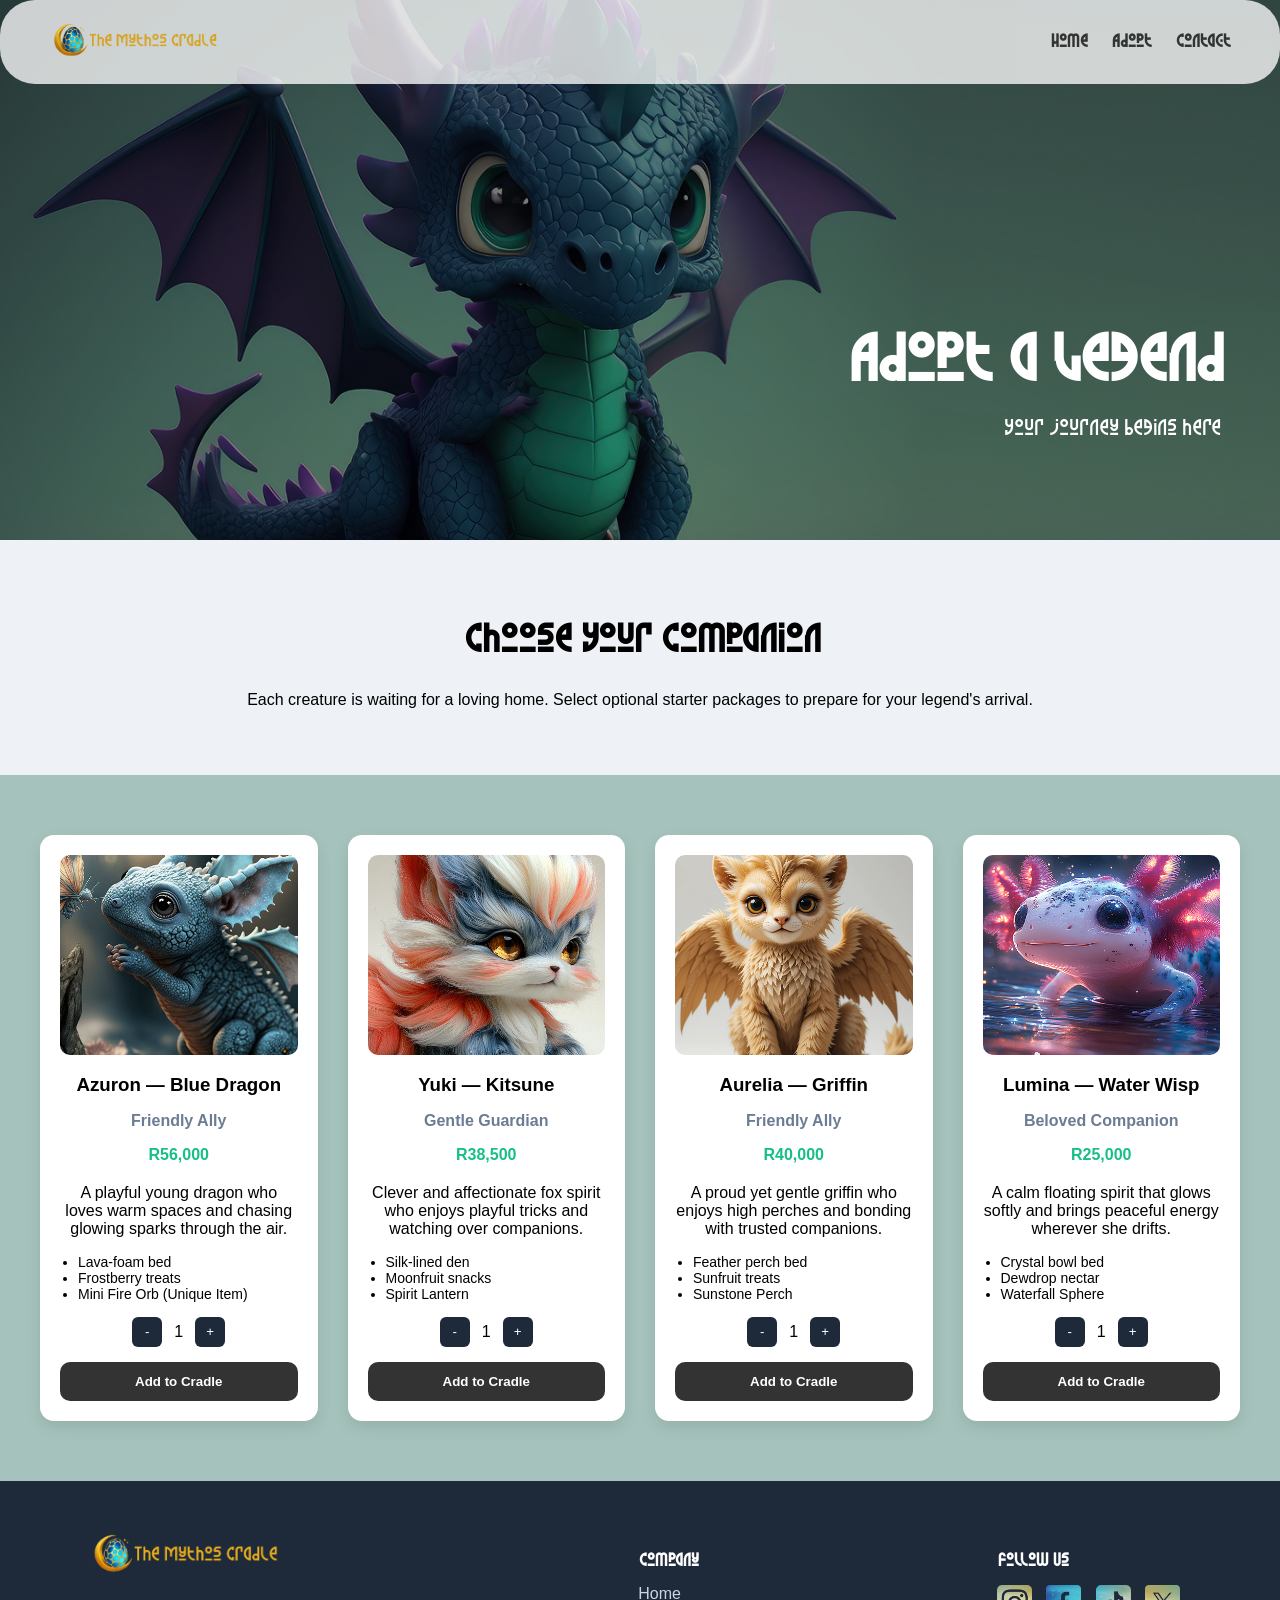
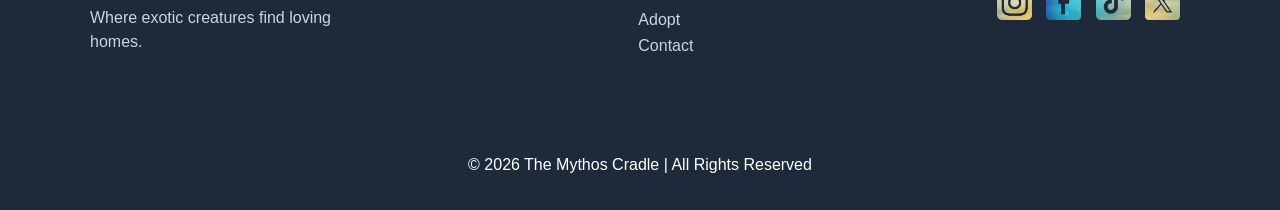
<file: pages/Adopt.html>
<!DOCTYPE html>
<html lang="en">
<head>
     <meta charset="UTF-8">
    <meta http-equiv="X-UAX-Compatible" content="If-edge">
    <meta name="Viewport" content="width-device-width, initial-scale-1.0">
    <meta name="keywords" content="template,initial setup, html, css links, futureuse">
    <meta name="author" content="Kealeboga Madisakwane 251100">
    
    <title>Adopt a creature</title>

    <link rel="stylesheet" href="../css/main.css">
</head>

<body class="adoptPage">

<header>
    <nav>
        <div>
            <img src="../assets/img/logo.png" alt="Logo" height="40">
        </div>

        <div>
            <a href="../index.html">Home</a>
            <a href="#">Adopt</a>
            <a href="../pages/contact.html">Contact</a>
        </div>
    </nav>

    <div class="heroText">
        <h1>Adopt a Legend</h1>
        <p>Your journey begins here</p>
    </div>
</header>


<section class="adoptIntro">
    <h2>Choose Your Companion</h2>
    <p>
        Each creature is waiting for a loving home. Select optional
        starter packages to prepare for your legend's arrival.
    </p>
</section>


<section class="adoptGrid">

    <div class="adoptCard">
        <img src="../assets/img/adopt1.png" alt="Azuron">

        <h3>Azuron — Blue Dragon</h3>
        <p class="type">Friendly Ally</p>

        <P class="price">R56,000</P>

        <p>
            A playful young dragon who loves warm spaces and
            chasing glowing sparks through the air.
        </p>
        

        <ul>
            <li>Lava-foam bed</li>
            <li>Frostberry treats</li>
            <li>Mini Fire Orb (Unique Item)</li>
        </ul>

        <div class="counter">
            <button>-</button>
            <span>1</span>
            <button>+</button>
        </div>

        <button class="adoptBtn">Add to Cradle</button>
    </div>


    <div class="adoptCard">
        <img src="../assets/img/adopt2.png" alt="Yuki">

        <h3>Yuki — Kitsune</h3>
        <p class="type">Gentle Guardian</p>

        <P class="price">R38,500</P>

        <p>
            Clever and affectionate fox spirit who enjoys playful
            tricks and watching over companions.
        </p>

        <ul>
            <li>Silk-lined den</li>
            <li>Moonfruit snacks</li>
            <li>Spirit Lantern</li>
        </ul>

        <div class="counter">
            <button>-</button>
            <span>1</span>
            <button>+</button>
        </div>

        <button class="adoptBtn">Add to Cradle</button>
    </div>


    <div class="adoptCard">
        <img src="../assets/img/adopt3.png" alt="Aurelia">

        <h3>Aurelia — Griffin</h3>
        <p class="type">Friendly Ally</p>

        <P class="price">R40,000</P>

        <p>
            A proud yet gentle griffin who enjoys high perches
            and bonding with trusted companions.
        </p>

        <ul>
            <li>Feather perch bed</li>
            <li>Sunfruit treats</li>
            <li>Sunstone Perch</li>
        </ul>

        <div class="counter">
            <button>-</button>
            <span>1</span>
            <button>+</button>
        </div>

        <button class="adoptBtn">Add to Cradle</button>
    </div>


    <div class="adoptCard">
        <img src="../assets/img/adopt4.png" alt="Lumina">

        <h3>Lumina — Water Wisp</h3>
        <p class="type">Beloved Companion</p>

        <P class="price">R25,000</P>

        <p>
            A calm floating spirit that glows softly and brings
            peaceful energy wherever she drifts.
        </p>

        <ul>
            <li>Crystal bowl bed</li>
            <li>Dewdrop nectar</li>
            <li>Waterfall Sphere</li>
        </ul>

        <div class="counter">
            <button>-</button>
            <span>1</span>
            <button>+</button>
        </div>

        <button class="adoptBtn">Add to Cradle</button>
    </div>

</section>

<section class="footerNav">

    <div class="footerContainer">

        <div class="footerBrand">
            <img src="../assets/img/logo.png" alt="Mythos Cradle Logo">
            <p>Where exotic creatures find loving homes.</p>
        </div>


        <div class="footerLinks">
            <h4>Company</h4>
            <a href="../index.html">Home</a>
            <a href="../pages/Adopt.html">Adopt</a>
            <a href="../pages/contact.html">Contact</a>
        </div>


        <div class="footerSocial">
            <h4>Follow Us</h4>

            <a href="https://www.instagram.com/openwindowinstitute/">
                <img src="../assets/img/sm3.png" alt="Instagram">
            </a>

            <a href="https://www.facebook.com/theopenwindow">
                <img src="../assets/img/sm1.png" alt="Facebook">
            </a>

            <a href="https://www.tiktok.com/@open_window_">
                <img src="../assets/img/sm2.png" alt="TikTok">
            </a>

            <a href="#">
                <img src="../assets/img/sm4.png" alt="Social">
            </a>

        </div>

    </div>

</section>


<footer>
    <p>© 2026 The Mythos Cradle | All Rights Reserved</p>

</footer>

</body>
</html>
</file>
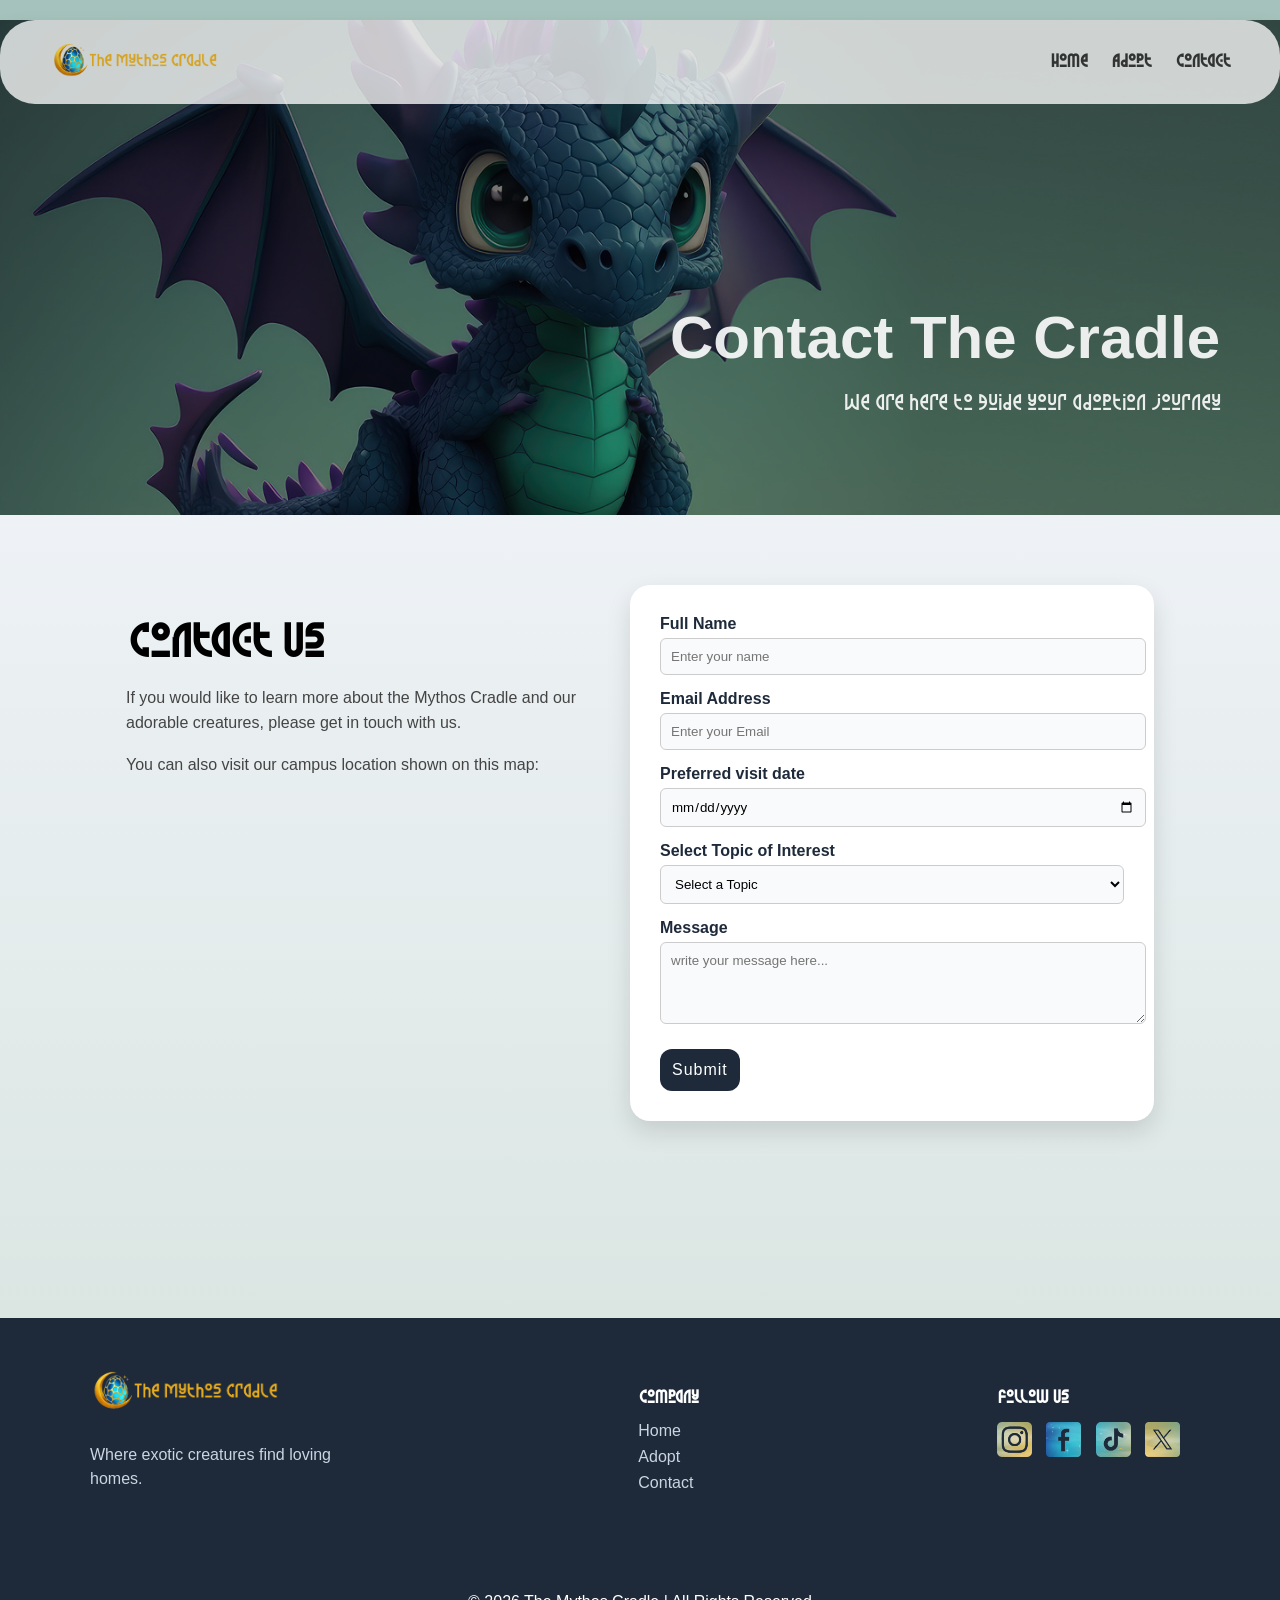
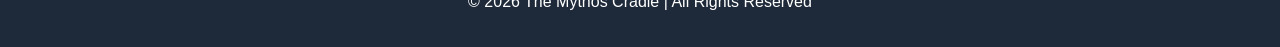
<file: pages/contact.html>
<!DOCTYPE html>
<html lang="en">
<head>
     <meta charset="UTF-8">
    <meta http-equiv="X-UAX-Compatible" content="If-edge">
    <meta name="Viewport" content="width-device-width, initial-scale-1.0">
    <meta name="keywords" content="template,initial setup, html, css links, futureuse">
    <meta name="author" content="Kealeboga Madisakwane 251100">
    
    <title>Contact Us</title>

    <link rel="stylesheet" href="../css/main.css">

</head>
<body class="contactPage">
    <header>
        <nav>
            <div class="heroText">
                <h1>Contact The Cradle</h1>
                <p>We are here to guide your adoption journey</p>
            </div>

        <div>
            <img src="../assets/img/logo.png" alt="Logo" height="40">
        </div>

        <div>
            <a href="../index.html">Home</a>
            <a href="Adopt.html">Adopt</a>
            <a href="#">Contact</a>
        </div>
    </nav>
    </header>
    <section class="contactSection">
        <div class="contactContainer">
        <div class="contactInfo">
            <h1>Contact Us</h1>
            <p>If you would like to learn more about the Mythos Cradle and our adorable creatures, please get in touch with us.</p>
            <p>You can also visit our campus location shown on this map:</p>

            <iframe src="https://www.google.com/maps/embed?pb=!1m18!1m12!1m3!1d3589.3171164933437!2d28.206838575187632!3d-25.891943777270267!2m3!1f0!2f0!3f0!3m2!1i1024!2i768!4f13.1!3m3!1m2!1s0x1e956608911ce097%3A0x519896b4b6eda40a!2sOpen%20Window%20-%20Centurion!5e0!3m2!1sen!2sza!4v1773837811403!5m2!1sen!2sza" width="100%" height="450" style="border:0;" allowfullscreen="" loading="lazy" referrerpolicy="no-referrer-when-downgrade"></iframe>

        </div>
        <div class="contactForm">
        <form>

             <div class="formElement">
             <label for="Input">Full Name</label>
             <input type="text" id="name" name="name" placeholder="Enter your name" required/>
             </div>
             
             
             <div class="formElement">
                <label for="email">Email Address</label>
                <input type="text" id="email" name="Email"placeholder="Enter your Email" required/>
             </div>


             <div class="formElement">
                <label for="visit">Preferred visit date</label>
                <input type="date" id="visit" name="visit"/>
             </div>


             <div class="formElement">
                <label for="topic">Select Topic of Interest</label>
                <select id="topic" name="topic">
                    <option value="">Select a Topic</option>
                    <option value="productivity">Adoption Enquires</option>
                    <option value="organization">Care guide</option>
                    <option value="workshop">Shipping / Delivery</option>
                </select>
             </div>


             <div class="formElement">
                <label for="message">Message</label>
                <textarea name="message" id="message" rows="4" placeholder="write your message here..." required></textarea>
             </div>

             <button type="submit">Submit</button>


             </form>

        </div>

        
       
        </div>

    </section>


    <section class="footerNav">

    <div class="footerContainer">

        <div class="footerBrand">
            <img src="../assets/img/logo.png" alt="Mythos Cradle Logo">
            <p>Where exotic creatures find loving homes.</p>
        </div>


        <div class="footerLinks">
            <h4>Company</h4>
            <a href="../index.html">Home</a>
            <a href="../pages/Adopt.html">Adopt</a>
            <a href="../pages/contact.html">Contact</a>
        </div>


        <div class="footerSocial">
            <h4>Follow Us</h4>

            <a href="https://www.instagram.com/openwindowinstitute/">
                <img src="../assets/img/sm3.png" alt="Instagram">
            </a>

            <a href="https://www.facebook.com/theopenwindow">
                <img src="../assets/img/sm1.png" alt="Facebook">
            </a>

            <a href="https://www.tiktok.com/@open_window_">
                <img src="../assets/img/sm2.png" alt="TikTok">
            </a>

            <a href="#">
                <img src="../assets/img/sm4.png" alt="Social">
            </a>

        </div>

    </div>

</section>


<footer>
    <p>© 2026 The Mythos Cradle | All Rights Reserved</p>

</footer>

</body>
</html>
</file>
<file: css/main.css>
@font-face {
            font-family: "TitleFont";
            src: url("../assets/fonts/mythology_of_egypt/Mythology Of Egypt.ttf");
        }

        body{
            margin:0;
            font-family: Arial, sans-serif;
            background:#a5c3bc;
        }

        header{
            height: 90vh;
            background-image: linear-gradient(rgba(0,0,0,0.5), rgba(0,0,0,0.5)),
                      url("../assets/img/homeHeader.png");
            background-size: cover;
            background-position: center;
            position: relative;
            color: white;

            font-family: "TitleFont";
        }

        nav{
            display:flex;
            justify-content:space-between;
            align-items:center;
            padding:20px 50px;
            background: rgba(255, 255, 255, 0.85);
            border-radius: 35px;
            opacity: 90%; 
        }

        nav a{
            text-decoration:none;
            margin-left:20px;
            color:#333;
            font-weight:bold;
        }
        nav a:hover{
            color: rgb(74, 55, 246);
        }
        .heroText{
            position:absolute;
            bottom:80px;
            right:60px;
            text-align:right;
        }

        .heroText h1{
            font-family: "TitleFont";
            font-size:60px;
            margin:0;
        }

        .heroText p{
            font-size:20px;
        }

        .slider{
            background:white;
            padding:60px;
        }

        .slide{
            display:flex;
            align-items:center;
            gap:40px;
            max-width:1100px;
            margin:auto;
        }

        .slide img{
            width:45%;
            border-radius:10px;
        }

        .slideText{
            width:55%;
        }


        .stories{
            padding:60px 40px;
            background:#eef2f6;
            text-align:center;
        }

        .storyContainer{
            display:flex;
            gap:30px;
            justify-content:center;
            flex-wrap:wrap;
            margin-top:40px;
        }

        .storyCard{
            background: white;
            width: 300px;
            border-radius: 12px;
            overflow: hidden;
            box-shadow: 0 6px 15px rgba(0,0,0,0.1);
            transition: 0.3s;
            
        }

        .storyCard img{
            width:100%;
            height:200px;
            object-fit:cover;
        }

        .storyCard div{
            padding:20px;
        }

        .storyCard:hover {
            transform: translateY(-8px);
        }

        footer{
            background:#1e2a3a;
            color:white;
            text-align:center;
            padding:20px;
        }
        .contactPage {
            font-family: "Poppins", sans-serif;    
        }

        .contactPage h1,.contactPage h2, .contactPage h3, .contactPage h4, .contactPage h5, .contactPage h6{
            font-family: "Montserrat", sans-serif;    
        }

        .contactPage .contactSection{
            padding: 40px 60px;
        }
        .contactPage .contactContainer{
            display:flex;
            flex-direction:row;
            align-items:flex-start;
            justify-content:center;
            gap:40px;
            flex-wrap:wrap;
        }
        .contactPage .contactInfo, 
        .contactPage .contactForm{
            width:40%;
            min-width:320px;
        }
        .contactPage .contactForm{
                background:#f4f4f4;
                border-radius:20px;
                padding:25px;
                box-shadow:0 4px 12px rgba(0,0,0,0.08);
        }
        
        .contactPage .formElement{
            Display:flex;
            Flex-direction:column;
            margin-bottom:15px;
        }
        
        .contactPage .contactForm input,
        .contactPage .contactForm select,
        .contactPage .contactForm textarea{
            width:100%;
            padding:10px;
            border:1px solid #ccc;border-radius:6px;
            font-family:"Poppins", sans-serif;
        }
        .contactPage .contactForm button{
            padding:12px;
            background:#333;
            color:white;
            border:none;
            border-radius:12px;
            cursor:pointer;
            transition:0.3s ease;
        }
        
        .contactPage .contactForm button:hover{
            background:#555;
        }
        
        
        .contactPage header{
            height:55vh;
        }
        
        
        .contactPage .contactSection{
            background:linear-gradient(to bottom,#eef2f6,#dbe6e3);
            padding:70px 60px;
        }
        
        .contactPage .contactInfo h1{
            font-size:42px;
            margin-bottom:15px;
            font-family:"TitleFont";
        }
        
        .contactPage .contactInfo p{
            line-height:1.6;
            color:#444;
        }
        
        .contactPage {
            border-radius:15px;
            box-shadow:0 8px 18px rgba(0,0,0,0.15);
            margin-top:20px;
        }
        
        
        .contactPage .contactForm{
            background:white;
            border-radius:20px;
            padding:30px;
            box-shadow:0 10px 25px rgba(0,0,0,0.12);
            transition:0.3s;
        }
        
        
        .contactPage .contactForm:hover{
            transform:translateY(-5px);
        }
        
        
        .contactPage label{
            Font-weight:bold;
            margin-bottom:5px;
            color:#1e2a3a;
        }
        
        
        .contactPage input, .contactPage select, .contactPage textarea{
            background:#f9fafb;
            transition:0.2s;
        }

        .contactPage input:focus, .contactPage select:focus, .contactPage textarea:focus{
            outline:none;
            border:1px solid rgb(246,239,55);
            background:white;
        }
        
        
        .contactPage .contactForm button{
            margin-top:10px;
            background:#1e2a3a;
            font-size:16px;letter-spacing:1px;
        }
        
        .contactPage .contactForm button:hover{
            background:rgb(246,239,55);
            color:black;
            box-shadow:0 0 12px rgba(246,239,55,0.6);
        }
        
        .adoptPage header{
            height:60vh;
        }
        
        
        .adoptIntro{
            text-align:center;
            padding:50px 20px;
            background:#eef2f6;
        }
        
        .adoptIntro h2{
            font-family:"TitleFont";
            font-size:36px;
        }
        
        
        .adoptGrid{
            padding:60px 40px;
            display:grid;
            grid-template-columns:repeat(auto-fit, minmax(260px,1fr));
            gap:30px;
            max-width:1200px;
            margin:auto;
        }
        
        
        .adoptCard{
            background:white;
            border-radius:14px;
            padding:20px;
            box-shadow:0 6px 15px rgba(0,0,0,0.1);
            transition:0.3s;
            text-align:center;
        }
        
        .adoptCard:hover{
            transform:translateY(-8px);
        }
        
        .adoptCard img{
            width:100%;
            height:200px;
            object-fit:cover;
            border-radius:10px;
        }
        
        
        .adoptCard h3{
            margin:15px 0 5px;
        }
        
        
        
        .type{
            color:#6b7c93;
            font-weight:bold;
            margin-bottom:10px;
        }

        .price{
            color: #16bf87;
            font-weight: bold;
            margin-bottom: 20px;
        }
        
        
        .adoptCard ul{
            text-align:left;
            padding-left:18px;
            font-size:14px;
        }
        
        
        .counter{
            display:flex;
            justify-content:center;
            align-items:center;
            gap:12px;
            margin:15px 0;
        }
        
        
        .counter button{
            width:30px;
            height:30px;
            border:none;
            background:#1e2a3a;
            color:white;
            border-radius:6px;
            cursor:pointer;
        }
        
        
        .adoptBtn{
            width:100%;
            padding:12px;
            border:none;
            border-radius:10px;
            background:#333;
            color:white;
            font-weight:bold;
            cursor:pointer;
            transition:0.3s;
        }
        
        
        .adoptBtn:hover{
            background:rgb(246,239,55);
            color:black;
        }
        
        
        .footerNav{
            background:#1e2a3a;
            color:white;
            padding:50px 40px;
        }
        
        
        .footerContainer{
            max-width:1100px;
            margin:auto;
            display:flex;
            justify-content:space-between;
            gap:40px;
            flex-wrap:wrap;
        }
        
        
        .footerBrand img{
            height:45px;
            margin-bottom:10px;
        }
        
        
        .footerBrand p{
            max-width:250px;
            color:#cbd5e1;
            line-height:1.5;
        }
        
        .footerLinks h4, .footerSocial h4{
            margin-bottom:15px;
            font-family:"TitleFont";
        }
        
        
        .footerLinks a{
            display:block;
            text-decoration:none;
            color:#cbd5e1;
            margin-bottom:8px;
            transition:0.3s;
        }
        
        
        .footerLinks a:hover{
            color:rgb(246,239,55);
        }
        
        
        .footerSocial a{
            margin-right:10px;
            display:inline-block;
        }
        
        
        
        .footerSocial img{
            width:35px;
            height:35px;
            object-fit:contain;
            transition:0.3s;
        }
        
        .footerSocial img:hover{
            transform:translateY(-4px) scale(1.1);
        }
</file>
